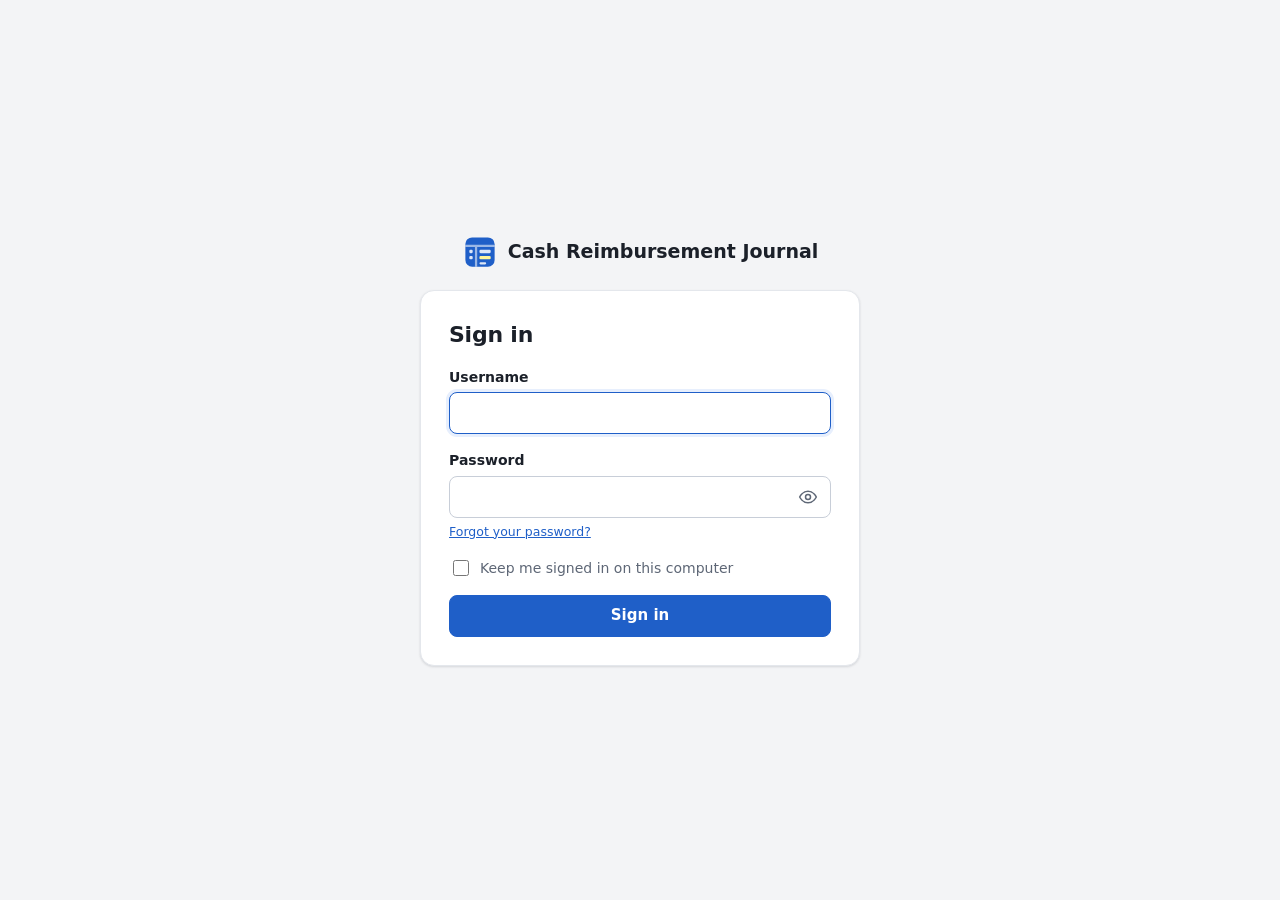
<file: index.html>
<!doctype html>
<html lang="en">
<head>
  <meta charset="utf-8">
  <meta name="viewport" content="width=device-width, initial-scale=1">
  <meta http-equiv="Content-Security-Policy" content="default-src 'none'; script-src 'self'; style-src 'self'; img-src 'self' data:; connect-src 'self'; object-src 'none'; base-uri 'none'; form-action 'none'; frame-src 'none'; worker-src 'none'; manifest-src 'none'; require-trusted-types-for 'script'; trusted-types 'none'; upgrade-insecure-requests">
  <meta name="referrer" content="no-referrer">
  <meta name="robots" content="noindex">
  <title>Sign in · Cash Reimbursement Journal</title>
  <link rel="icon" href="assets/favicon.svg?v=a2a214e1fbf6" type="image/svg+xml">
  <link rel="stylesheet" href="assets/styles.css?v=a2a214e1fbf6">
  <script type="module" src="assets/signin.js?v=a2a214e1fbf6"></script>
</head>
<body class="signin-page">
  <main class="signin">
    <div class="brand brand-lg">
      <svg viewBox="0 0 32 32" aria-hidden="true"><rect class="bm-bg" x="3" y="3" width="26" height="26" rx="6"/><path class="bm-line" d="M3 10.5h26M12.5 10.5v18.5"/><rect class="bm-cell" x="15.5" y="14" width="10" height="3" rx="1"/><rect class="bm-cell bm-hot" x="15.5" y="19.5" width="10" height="3" rx="1"/><rect class="bm-cell" x="6.5" y="14" width="3" height="3" rx="1"/><rect class="bm-cell" x="6.5" y="19.5" width="3" height="3" rx="1"/><rect class="bm-cell" x="15.5" y="25" width="6" height="2" rx="1"/></svg>
      <span>Cash Reimbursement Journal</span>
    </div>
    <form id="signin-form" class="card signin-card" novalidate>
      <h1>Sign in</h1>
      <label class="field">
        <span>Username</span>
        <input id="username" name="username" autocomplete="username" autocapitalize="none" spellcheck="false" maxlength="40" required>
      </label>
      <label class="field">
        <span>Password</span>
        <span class="password-wrap">
          <input id="password" name="password" type="password" autocomplete="current-password" required>
          <button id="peek" class="peek-btn" type="button" aria-label="Hold to show the password" title="Hold to show the password">
            <svg viewBox="0 0 24 24" aria-hidden="true"><path class="eye" d="M2 12s3.6-7 10-7 10 7 10 7-3.6 7-10 7S2 12 2 12z"/><circle class="eye" cx="12" cy="12" r="3"/><path class="slash" d="M4 4l16 16"/></svg>
          </button>
        </span>
        <small><a href="password.html">Forgot your password?</a></small>
      </label>
      <label class="check"><input id="remember" type="checkbox"> Keep me signed in on this computer</label>
      <p id="message" class="form-message" role="alert" hidden></p>
      <button id="submit" class="btn btn-primary btn-block" type="submit">Sign in</button>
    </form>
  </main>
</body>
</html>
</file>
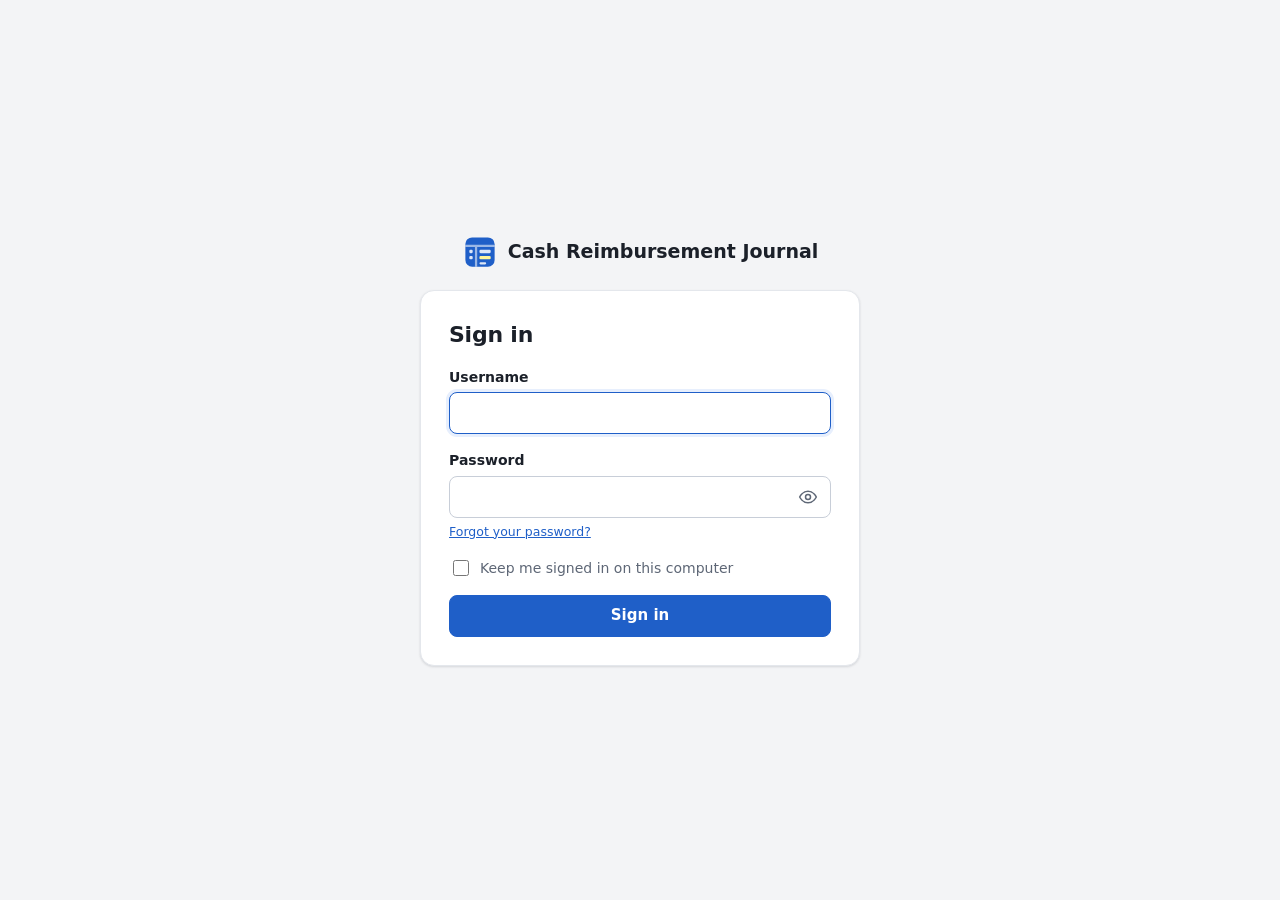
<file: app.html>
<!doctype html>
<html lang="en">
<head>
  <meta charset="utf-8">
  <meta name="viewport" content="width=device-width, initial-scale=1">
  <!-- blob: is for the app itself, which is decrypted here and run from blob: addresses. -->
  <meta http-equiv="Content-Security-Policy" content="default-src 'none'; script-src 'self' blob:; style-src 'self'; img-src 'self' data:; connect-src 'self'; object-src 'none'; base-uri 'none'; form-action 'none'; frame-src 'none'; worker-src 'none'; manifest-src 'none'; require-trusted-types-for 'script'; trusted-types 'none'; upgrade-insecure-requests">
  <meta name="referrer" content="no-referrer">
  <meta name="robots" content="noindex">
  <title>Cash Reimbursement Journal</title>
  <link rel="icon" href="assets/favicon.svg?v=a2a214e1fbf6" type="image/svg+xml">
  <link rel="stylesheet" href="assets/styles.css?v=a2a214e1fbf6">
  <script type="module" src="assets/app-host.js?v=a2a214e1fbf6"></script>
</head>
<body>
  <header class="topbar">
    <span class="brand">
      <svg viewBox="0 0 32 32" aria-hidden="true"><rect class="bm-bg" x="3" y="3" width="26" height="26" rx="6"/><path class="bm-line" d="M3 10.5h26M12.5 10.5v18.5"/><rect class="bm-cell" x="15.5" y="14" width="10" height="3" rx="1"/><rect class="bm-cell bm-hot" x="15.5" y="19.5" width="10" height="3" rx="1"/><rect class="bm-cell" x="6.5" y="14" width="3" height="3" rx="1"/><rect class="bm-cell" x="6.5" y="19.5" width="3" height="3" rx="1"/><rect class="bm-cell" x="15.5" y="25" width="6" height="2" rx="1"/></svg>
      <span>Cash Reimbursement Journal</span>
    </span>
    <div id="user" class="user" hidden>
      <span id="user-name" class="user-name"></span>
      <a id="change-password" class="btn btn-ghost btn-sm" href="password.html">Change password</a>
      <a class="btn btn-ghost btn-sm" href="index.html?signout=1">Sign out</a>
    </div>
  </header>

  <div id="notices" class="notices" aria-live="polite"></div>
  <div id="app"><p class="loading">Opening…</p></div>
</body>
</html>
</file>
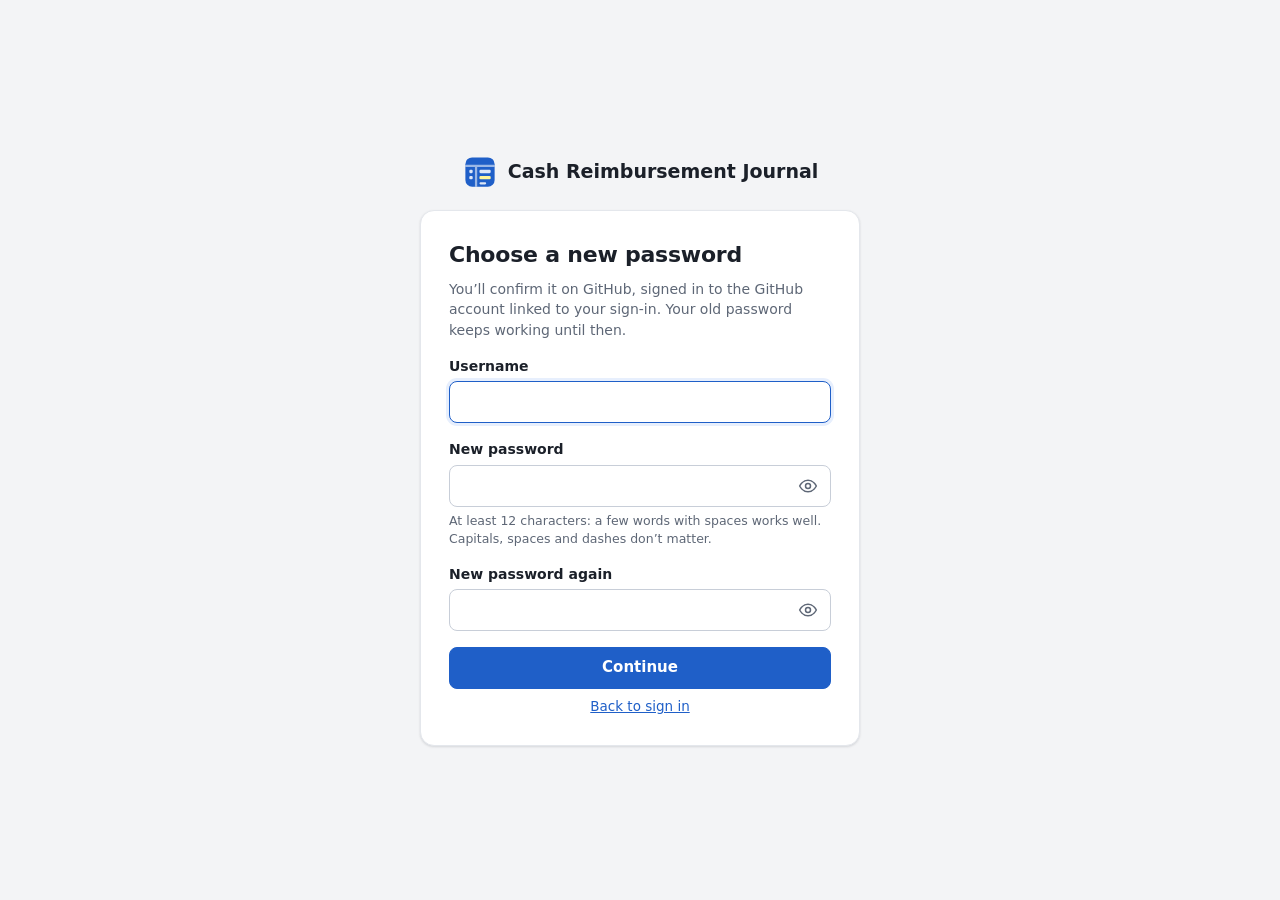
<file: password.html>
<!doctype html>
<html lang="en">
<head>
  <meta charset="utf-8">
  <meta name="viewport" content="width=device-width, initial-scale=1">
  <meta http-equiv="Content-Security-Policy" content="default-src 'none'; script-src 'self'; style-src 'self'; img-src 'self' data:; connect-src 'self'; object-src 'none'; base-uri 'none'; form-action 'none'; frame-src 'none'; worker-src 'none'; manifest-src 'none'; require-trusted-types-for 'script'; trusted-types 'none'; upgrade-insecure-requests">
  <meta name="referrer" content="no-referrer">
  <meta name="robots" content="noindex">
  <title>Choose a new password · Cash Reimbursement Journal</title>
  <link rel="icon" href="assets/favicon.svg?v=a2a214e1fbf6" type="image/svg+xml">
  <link rel="stylesheet" href="assets/styles.css?v=a2a214e1fbf6">
  <script type="module" src="assets/password.js?v=a2a214e1fbf6"></script>
</head>
<body class="signin-page">
  <main class="signin">
    <div class="brand brand-lg">
      <svg viewBox="0 0 32 32" aria-hidden="true"><rect class="bm-bg" x="3" y="3" width="26" height="26" rx="6"/><path class="bm-line" d="M3 10.5h26M12.5 10.5v18.5"/><rect class="bm-cell" x="15.5" y="14" width="10" height="3" rx="1"/><rect class="bm-cell bm-hot" x="15.5" y="19.5" width="10" height="3" rx="1"/><rect class="bm-cell" x="6.5" y="14" width="3" height="3" rx="1"/><rect class="bm-cell" x="6.5" y="19.5" width="3" height="3" rx="1"/><rect class="bm-cell" x="15.5" y="25" width="6" height="2" rx="1"/></svg>
      <span>Cash Reimbursement Journal</span>
    </div>
    <form id="password-form" class="card signin-card" novalidate>
      <h1>Choose a new password</h1>
      <p class="muted">You’ll confirm it on GitHub, signed in to the GitHub account linked to your sign-in. Your old password keeps working until then.</p>
      <label class="field">
        <span>Username</span>
        <input id="username" name="username" autocomplete="username" autocapitalize="none" spellcheck="false" maxlength="40" required>
      </label>
      <label class="field">
        <span>New password</span>
        <span class="password-wrap">
          <input id="new-password" type="password" autocomplete="new-password" required>
          <button id="peek-new" class="peek-btn" type="button" aria-label="Hold to show the password" title="Hold to show the password">
            <svg viewBox="0 0 24 24" aria-hidden="true"><path class="eye" d="M2 12s3.6-7 10-7 10 7 10 7-3.6 7-10 7S2 12 2 12z"/><circle class="eye" cx="12" cy="12" r="3"/><path class="slash" d="M4 4l16 16"/></svg>
          </button>
        </span>
        <small>At least 12 characters: a few words with spaces works well. Capitals, spaces and dashes don’t matter.</small>
      </label>
      <label class="field">
        <span>New password again</span>
        <span class="password-wrap">
          <input id="new-password-again" type="password" autocomplete="new-password" required>
          <button id="peek-again" class="peek-btn" type="button" aria-label="Hold to show the password" title="Hold to show the password">
            <svg viewBox="0 0 24 24" aria-hidden="true"><path class="eye" d="M2 12s3.6-7 10-7 10 7 10 7-3.6 7-10 7S2 12 2 12z"/><circle class="eye" cx="12" cy="12" r="3"/><path class="slash" d="M4 4l16 16"/></svg>
          </button>
        </span>
      </label>
      <p id="message" class="form-message" role="alert" hidden></p>
      <button id="submit" class="btn btn-primary btn-block" type="submit">Continue</button>
      <p class="signin-alt"><a id="back" href="index.html">Back to sign in</a></p>
    </form>
    <section id="confirm" class="card signin-card" hidden aria-labelledby="confirm-title">
      <h1 id="confirm-title">Confirm it on GitHub</h1>
      <ol class="plain-list">
        <li>Open GitHub. If it asks, sign in to the GitHub account linked to <strong id="confirm-user"></strong>.</li>
        <li>Click <strong>Create</strong> (or <strong>Submit new issue</strong>). The issue holds only your new password, sealed so only the website can open it.</li>
      </ol>
      <a id="github-link" class="btn btn-primary btn-block" target="_blank" rel="noopener noreferrer">Open GitHub to confirm</a>
      <p id="wait" class="muted small" aria-live="polite">Keep this page open: it tells you when your new password works, usually a minute or two after you submit.</p>
      <p class="signin-alt"><a href="password.html">Start again</a></p>
    </section>
    <section id="done" class="card signin-card" hidden>
      <h1>Your password has been changed</h1>
      <p>Sign in with your new password. The old one doesn’t work any more.</p>
      <a class="btn btn-primary btn-block" href="index.html">Sign in</a>
    </section>
    <section id="off" class="card signin-card" hidden>
      <h1>Choose a new password</h1>
      <p>Choosing a new password on the website isn’t switched on yet.</p>
      <a class="btn btn-block" href="index.html">Back to sign in</a>
    </section>
  </main>
</body>
</html>
</file>
<file: assets/styles.css>
/* Cash Reimbursement Journal: the website's stylesheet (the same look as the timewriting sites). */

:root {
  --bg: #f3f4f6;
  --surface: #ffffff;
  --head: #f8f9fb;
  --hover: #f5f7fa;
  --line: #e4e7ec;
  --line-strong: #c8ced8;
  --text: #1b2029;
  --muted: #5e6776;
  --faint: #8b93a1;
  --accent: #1f5fc8;
  --accent-hover: #194fa8;
  --accent-weak: #e7effd;
  --accent-text: #ffffff;
  --danger: #b4231a;
  --danger-bg: #fdeceb;
  --warn: #8a5800;
  --warn-bg: #fff4d9;
  --ok: #0d7653;
  --ok-bg: #e1f4ec;
  --info-bg: #eaf1fd;
  --yellow: #fff59a;
  --balancing: #f8f9fb;
  --shadow: 0 1px 2px rgba(16, 24, 40, 0.05), 0 1px 3px rgba(16, 24, 40, 0.08);
  --shadow-lg: 0 12px 32px rgba(16, 24, 40, 0.16);
  --radius: 14px;
  color-scheme: light;
}

@media (prefers-color-scheme: dark) {
  :root:not([data-theme="light"]) {
    --bg: #0e1116;
    --surface: #161a20;
    --head: #1b2028;
    --hover: #1d222a;
    --line: #2a303a;
    --line-strong: #3b4350;
    --text: #e7eaef;
    --muted: #a3abb8;
    --faint: #7c8594;
    --accent: #6ea3ff;
    --accent-hover: #8db7ff;
    --accent-weak: #1b2a43;
    --accent-text: #0b1222;
    --danger: #ff8d84;
    --danger-bg: #3a1c1a;
    --warn: #f0c35a;
    --warn-bg: #352b12;
    --ok: #5fd3a7;
    --ok-bg: #12302a;
    --info-bg: #17243a;
    --yellow: #5a5314;
    --balancing: #1a1e25;
    --shadow: 0 1px 2px rgba(0, 0, 0, 0.4);
    --shadow-lg: 0 12px 32px rgba(0, 0, 0, 0.5);
    color-scheme: dark;
  }
}

:root[data-theme="dark"] {
  --bg: #0e1116;
  --surface: #161a20;
  --head: #1b2028;
  --hover: #1d222a;
  --line: #2a303a;
  --line-strong: #3b4350;
  --text: #e7eaef;
  --muted: #a3abb8;
  --faint: #7c8594;
  --accent: #6ea3ff;
  --accent-hover: #8db7ff;
  --accent-weak: #1b2a43;
  --accent-text: #0b1222;
  --danger: #ff8d84;
  --danger-bg: #3a1c1a;
  --warn: #f0c35a;
  --warn-bg: #352b12;
  --ok: #5fd3a7;
  --ok-bg: #12302a;
  --info-bg: #17243a;
  --yellow: #5a5314;
  --balancing: #1a1e25;
  --shadow: 0 1px 2px rgba(0, 0, 0, 0.4);
  --shadow-lg: 0 12px 32px rgba(0, 0, 0, 0.5);
  color-scheme: dark;
}

*, *::before, *::after { box-sizing: border-box; }

html, body { margin: 0; }

body {
  background: var(--bg);
  color: var(--text);
  font: 14px/1.45 system-ui, -apple-system, "Segoe UI", Roboto, "Helvetica Neue", Arial, sans-serif;
  -webkit-font-smoothing: antialiased;
}

button, input, select { font: inherit; color: inherit; }

[hidden] { display: none !important; }

.muted { color: var(--muted); }

a { color: var(--accent); }
a:hover { color: var(--accent-hover); }

h1, h2, h3 { letter-spacing: -0.01em; }

/* ------------------------------------------------------------------ brand */

.topbar {
  display: flex;
  align-items: center;
  justify-content: space-between;
  gap: 8px 16px;
  min-height: 60px;
  padding: 8px 16px;
  background: var(--surface);
  border-bottom: 1px solid var(--line);
}
.user { display: flex; align-items: center; gap: 4px; min-width: 0; }
.user-name { margin-right: 6px; font-weight: 600; overflow: hidden; text-overflow: ellipsis; white-space: nowrap; }

.brand {
  display: inline-flex;
  align-items: center;
  gap: 10px;
  font-weight: 650;
  line-height: 1.25;
}
.brand svg { width: 28px; height: 28px; flex: none; }
.bm-bg { fill: var(--accent); }
.bm-line { stroke: var(--accent-text); stroke-width: 2; opacity: 0.55; fill: none; }
.bm-cell { fill: var(--accent-text); opacity: 0.85; }
.bm-hot { fill: var(--yellow); opacity: 1; }
.brand-lg { font-size: 19px; text-align: center; }
.brand-lg svg { width: 36px; height: 36px; }

/* ---------------------------------------------------------------- buttons */

.btn {
  display: inline-flex;
  align-items: center;
  justify-content: center;
  gap: 6px;
  height: 36px;
  padding: 0 14px;
  border: 1px solid var(--line-strong);
  border-radius: 8px;
  background: var(--surface);
  color: var(--text);
  font-weight: 550;
  text-decoration: none;
  cursor: pointer;
  transition: background 0.15s, border-color 0.15s, box-shadow 0.15s;
}
.btn:hover { background: var(--hover); }
.btn:focus-visible { outline: 2px solid var(--accent); outline-offset: 2px; }
.btn:disabled { opacity: 0.55; cursor: default; }
.btn-primary { background: var(--accent); border-color: var(--accent); color: var(--accent-text); }
.btn-primary:hover { background: var(--accent-hover); border-color: var(--accent-hover); color: var(--accent-text); }
.btn-ghost { border-color: transparent; background: transparent; }
.btn-sm { height: 30px; padding: 0 10px; font-size: 13px; white-space: nowrap; }
.btn-lg { height: 44px; padding: 0 20px; font-size: 15px; }
.btn-block { width: 100%; height: 42px; font-size: 15px; }

/* ------------------------------------------------------------------- page */

.page {
  max-width: 1440px;
  margin: 0 auto;
  padding: 28px 16px 40px;
  display: grid;
  grid-template-columns: minmax(0, 1fr);
  gap: 18px;
}

.intro p { margin: 0; max-width: 760px; font-size: 15px; }
.loading { padding: 48px 16px; text-align: center; color: var(--muted); }
.small { font-size: 12.5px; }

.card {
  background: var(--surface);
  border: 1px solid var(--line);
  border-radius: var(--radius);
  box-shadow: var(--shadow);
}

.step {
  flex: none;
  display: inline-grid;
  place-items: center;
  width: 30px;
  height: 30px;
  border-radius: 999px;
  background: var(--accent-weak);
  color: var(--accent);
  font-weight: 700;
}

/* ----------------------------------------------------------- the two files */

.inputs {
  display: grid;
  grid-template-columns: repeat(auto-fit, minmax(min(100%, 380px), 1fr));
  gap: 18px;
}

.drop {
  display: flex;
  gap: 14px;
  padding: 22px;
  transition: border-color 0.15s, box-shadow 0.15s, background 0.15s;
}
.drop-body { flex: 1; min-width: 0; display: grid; gap: 10px; align-content: start; }
.drop h2 { margin: 3px 0 0; font-size: 18px; }
.drop p { margin: 0; }
.drop-actions { display: flex; flex-wrap: wrap; align-items: center; gap: 10px; }
.drop.over, body.dragging .drop { border-style: dashed; border-color: var(--accent); }
.drop.over { background: var(--accent-weak); box-shadow: 0 0 0 4px var(--accent-weak); }
.drop.loaded .btn-primary { background: var(--surface); border-color: var(--line-strong); color: var(--text); }
.drop.loaded .btn-primary:hover { background: var(--hover); }

.file-input {
  position: absolute;
  width: 1px;
  height: 1px;
  overflow: hidden;
  clip: rect(0 0 0 0);
  white-space: nowrap;
}
.file-input:focus-visible + .drop-actions .btn { outline: 2px solid var(--accent); outline-offset: 2px; }

.drop-status:empty { display: none; }
.file-ok, .file-error, .file-busy {
  display: grid;
  gap: 2px;
  padding: 10px 12px;
  border-radius: 10px;
}
.file-ok { background: var(--ok-bg); }
.file-ok .file-name::before { content: "✓ "; color: var(--ok); font-weight: 700; }
.file-error { background: var(--danger-bg); color: var(--danger); }
.file-busy { background: var(--info-bg); }
.file-name { font-weight: 650; overflow-wrap: anywhere; }
.file-list { display: grid; gap: 8px; margin: 0; padding: 0; list-style: none; }
.file-list:empty { display: none; }
.file-item { grid-template-columns: minmax(0, 1fr) auto; column-gap: 10px; align-items: center; }
.file-item .file-name, .file-item .file-detail { grid-column: 1; }
.file-remove { grid-column: 2; grid-row: 1 / span 2; }
.file-detail { color: var(--muted); font-size: 13px; }
.file-error .file-detail { color: inherit; }

/* ------------------------------------------------------------------ review */

.review { padding: 22px; display: grid; gap: 14px; min-width: 0; }
.review-head { display: flex; gap: 14px; align-items: flex-start; }
.review-head h2 { margin: 3px 0 2px; font-size: 18px; }
.review-head p { margin: 0; }
.review h3 { margin: 10px 0 0; font-size: 15px; }

.settings { display: flex; flex-wrap: wrap; gap: 14px 28px; }
.field { display: grid; gap: 5px; align-content: start; }
.field > span:first-child { font-weight: 600; }
.field small { font-size: 12.5px; }
.field input {
  height: 38px;
  padding: 0 10px;
  border: 1px solid var(--line-strong);
  border-radius: 8px;
  background: var(--surface);
}
.field input:focus { outline: none; border-color: var(--accent); box-shadow: 0 0 0 3px var(--accent-weak); }
.field-value { display: flex; align-items: center; min-height: 38px; font-weight: 600; font-variant-numeric: tabular-nums; }
.h3-note { font-size: 13px; font-weight: 400; }

.table-wrap {
  overflow-x: auto;
  border: 1px solid var(--line);
  border-radius: 10px;
}

.data {
  width: 100%;
  border-collapse: collapse;
  font-variant-numeric: tabular-nums;
}
.data th, .data td {
  padding: 7px 10px;
  border-bottom: 1px solid var(--line);
  text-align: left;
  vertical-align: middle;
  white-space: nowrap;
  font-size: 13px;
}
.data thead th {
  background: var(--head);
  color: var(--muted);
  font-size: 12px;
  font-weight: 600;
}
.data tbody tr:last-child td { border-bottom: 0; }
.data .num { text-align: right; }
.data .wrap { white-space: normal; min-width: 220px; max-width: 380px; }
.data tfoot td { border-top: 1px solid var(--line-strong); border-bottom: 0; font-weight: 650; }
.data .empty { color: var(--faint); }
.data .neg { color: var(--danger); }

/* The Working tab: a tick for each claim. */
.working .tick { width: 1%; }
.tick-label { display: inline-flex; align-items: center; gap: 8px; cursor: pointer; }
.tick-label input { width: 17px; height: 17px; margin: 0; accent-color: var(--accent); cursor: pointer; }
.working tr.out td:not(.tick) { color: var(--faint); }
.working tr.changed td { background: var(--warn-bg); }
.by-agreement {
  padding: 1px 7px;
  border-radius: 999px;
  background: var(--surface);
  color: var(--warn);
  font-size: 11px;
  font-weight: 650;
}
.tag {
  display: inline-block;
  padding: 1px 8px;
  border-radius: 999px;
  font-size: 11.5px;
  font-weight: 650;
}
.tag-usual { background: var(--ok-bg); color: var(--ok); }
.tag-salary { background: var(--head); color: var(--muted); border: 1px solid var(--line); }

/* The journal: lines from the Working tab, lines typed in, then the GL line. */
.journal tbody.added tr td { background: var(--accent-weak); }
.journal tbody.added:not(:empty) { border-top: 2px solid var(--accent); }
.journal tr.balancing td { background: var(--balancing); font-weight: 650; }
.journal .row-actions { width: 1%; text-align: right; }
.cell-input {
  height: 30px;
  padding: 0 7px;
  border: 1px solid var(--line-strong);
  border-radius: 6px;
  background: var(--surface);
  font-size: 13px;
}
.cell-input::placeholder { color: var(--faint); }
.cell-input:focus { outline: none; border-color: var(--accent); box-shadow: 0 0 0 3px var(--accent-weak); }
.cell-input.bad { border-color: var(--danger); background: var(--danger-bg); }
.cell-text { width: 118px; text-transform: uppercase; }
.cell-amount { width: 92px; text-align: right; }
.cell-code { width: 92px; }
.cell-wide { width: 260px; }
.cell-text::placeholder { text-transform: none; }
.table-actions { display: flex; flex-wrap: wrap; gap: 8px; margin-top: -4px; }

.visually-hidden {
  position: absolute;
  width: 1px;
  height: 1px;
  overflow: hidden;
  clip: rect(0 0 0 0);
  white-space: nowrap;
}

/* ------------------------------------------------------------------ notes */

.notes { display: grid; gap: 8px; margin: 0; padding: 0; list-style: none; }
.notes:empty { display: none; }
.note {
  display: flex;
  gap: 10px;
  padding: 9px 12px;
  border-radius: 10px;
}
.note::before { flex: none; font-weight: 700; }
.note-warn { background: var(--warn-bg); }
.note-warn::before { content: "!"; color: var(--warn); }
.note-info { background: var(--info-bg); }
.note-info::before { content: "i"; color: var(--accent); font-style: italic; font-family: Georgia, serif; }

.notices { max-width: 1440px; margin: 20px auto -8px; padding: 0 16px; display: grid; gap: 8px; }
.notices:empty { display: none; }
.notice { display: flex; flex-wrap: wrap; align-items: center; gap: 8px 12px; padding: 10px 14px; border-radius: 10px; }
.notice-text { flex: 1 1 320px; }
.notice-error { background: var(--danger-bg); color: var(--danger); }
.notice-warn { background: var(--warn-bg); }
.notice-warn strong { color: var(--warn); }
.notice-info { background: var(--info-bg); }
.notice-ok { background: var(--ok-bg); color: var(--ok); }

/* ---------------------------------------------------------------- download */

.download-bar {
  display: flex;
  flex-wrap: wrap;
  align-items: center;
  justify-content: space-between;
  gap: 12px 20px;
  margin-top: 6px;
  padding-top: 16px;
  border-top: 1px solid var(--line);
}
.summary { margin: 0; color: var(--muted); }
.summary strong { color: var(--text); }
.summary .agreed { color: var(--warn); font-weight: 600; }
.download-bar .btn { max-width: 100%; white-space: normal; text-align: center; }
.form-message { margin: 0; padding: 10px 12px; border-radius: 8px; background: var(--danger-bg); color: var(--danger); }

.foot { display: grid; gap: 4px; font-size: 13px; text-align: center; }
.foot p { margin: 0; }

/* ------------------------------------------------------- sign-in pages */

.signin-page { min-height: 100vh; display: grid; place-items: center; padding: 24px 16px; }
.signin { width: 100%; max-width: 440px; display: grid; gap: 20px; justify-items: center; }
.signin-card { width: 100%; padding: 28px; display: grid; gap: 16px; }
.signin-card h1 { margin: 0; font-size: 22px; }
.signin-card > p { margin: -8px 0 0; }
.signin .field input { height: 42px; padding: 0 12px; }
.signin .field small { color: var(--muted); }
.signin-alt { margin: 0; text-align: center; font-size: 13.5px; }
.plain-list { margin: 0; padding-left: 18px; display: grid; gap: 4px; }
.check { display: flex; align-items: center; gap: 8px; color: var(--muted); }
.check input { width: 16px; height: 16px; accent-color: var(--accent); }
#status-actions { display: grid; gap: 8px; }
#status-actions:empty { display: none; }

.password-wrap { position: relative; display: block; }
.password-wrap input { width: 100%; padding-right: 46px !important; }
.peek-btn {
  position: absolute;
  top: 50%;
  right: 6px;
  transform: translateY(-50%);
  display: grid;
  place-items: center;
  width: 34px;
  height: 34px;
  border: 0;
  border-radius: 6px;
  background: transparent;
  color: var(--muted);
  cursor: pointer;
  touch-action: none;
  user-select: none;
  -webkit-user-select: none;
  -webkit-touch-callout: none;
}
.peek-btn:hover { background: var(--hover); color: var(--text); }
.peek-btn:focus-visible { outline: 2px solid var(--accent); outline-offset: 1px; }
.peek-btn svg { width: 20px; height: 20px; fill: none; stroke: currentColor; stroke-width: 1.8; stroke-linecap: round; stroke-linejoin: round; }
.peek-btn .slash { display: none; }
.peek-btn.showing { background: var(--accent-weak); color: var(--accent); }
.peek-btn.showing .slash { display: inline; }

.dialog {
  width: min(460px, calc(100vw - 32px));
  max-height: calc(100vh - 48px);
  padding: 0;
  border: 1px solid var(--line);
  border-radius: 14px;
  background: var(--surface);
  color: var(--text);
  box-shadow: var(--shadow-lg);
}
.dialog::backdrop { background: rgba(10, 14, 20, 0.45); }
.dialog-body { padding: 22px; display: grid; gap: 14px; }
.dialog-body h2 { margin: 0; font-size: 19px; }
.dialog-body p { margin: 0; }
.dialog-actions { display: flex; justify-content: flex-end; gap: 8px; }

@media (max-width: 640px) {
  .page { padding-top: 20px; }
  .drop, .review { padding: 16px; }
  .step { width: 26px; height: 26px; font-size: 13px; }
  .topbar { flex-wrap: wrap; }
  .topbar .brand { font-size: 14px; }
  .user { margin-left: auto; }
  .user-name { display: none; }
  .signin-card { padding: 22px; }
}
</file>
